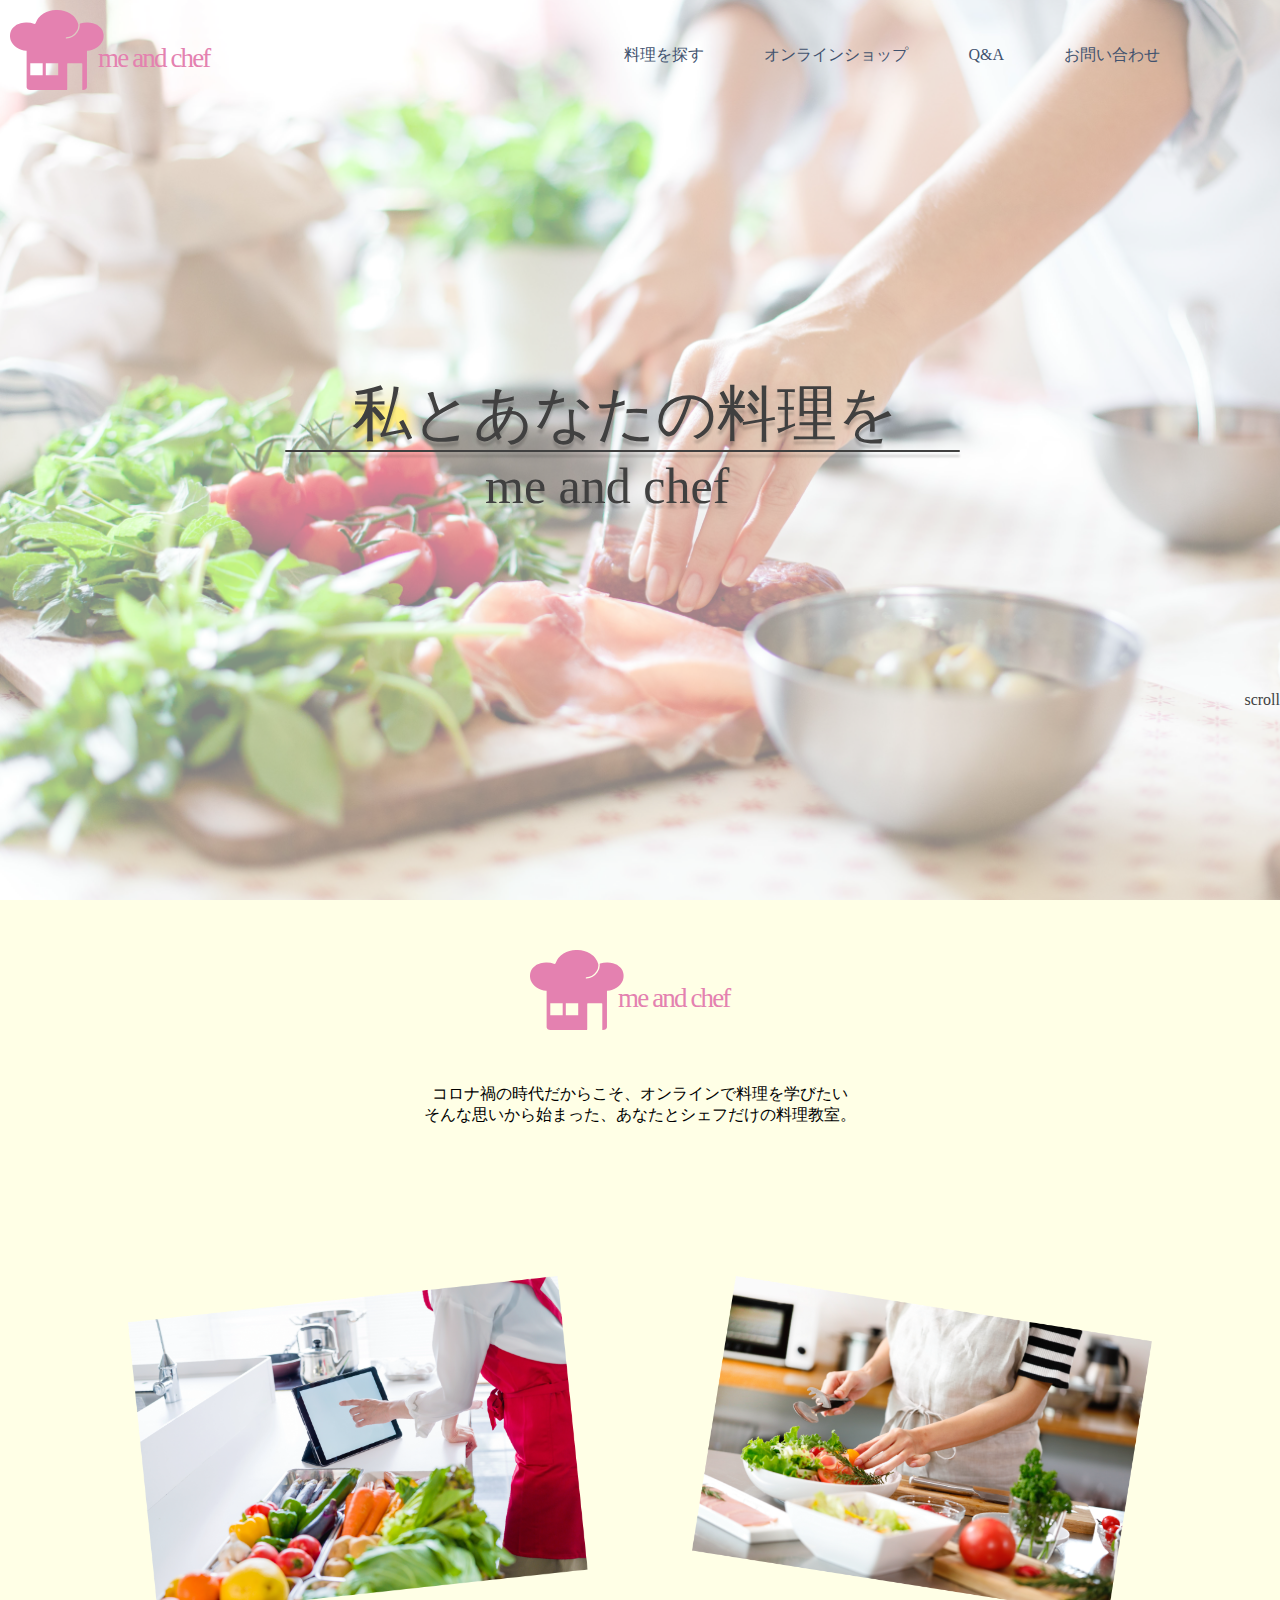
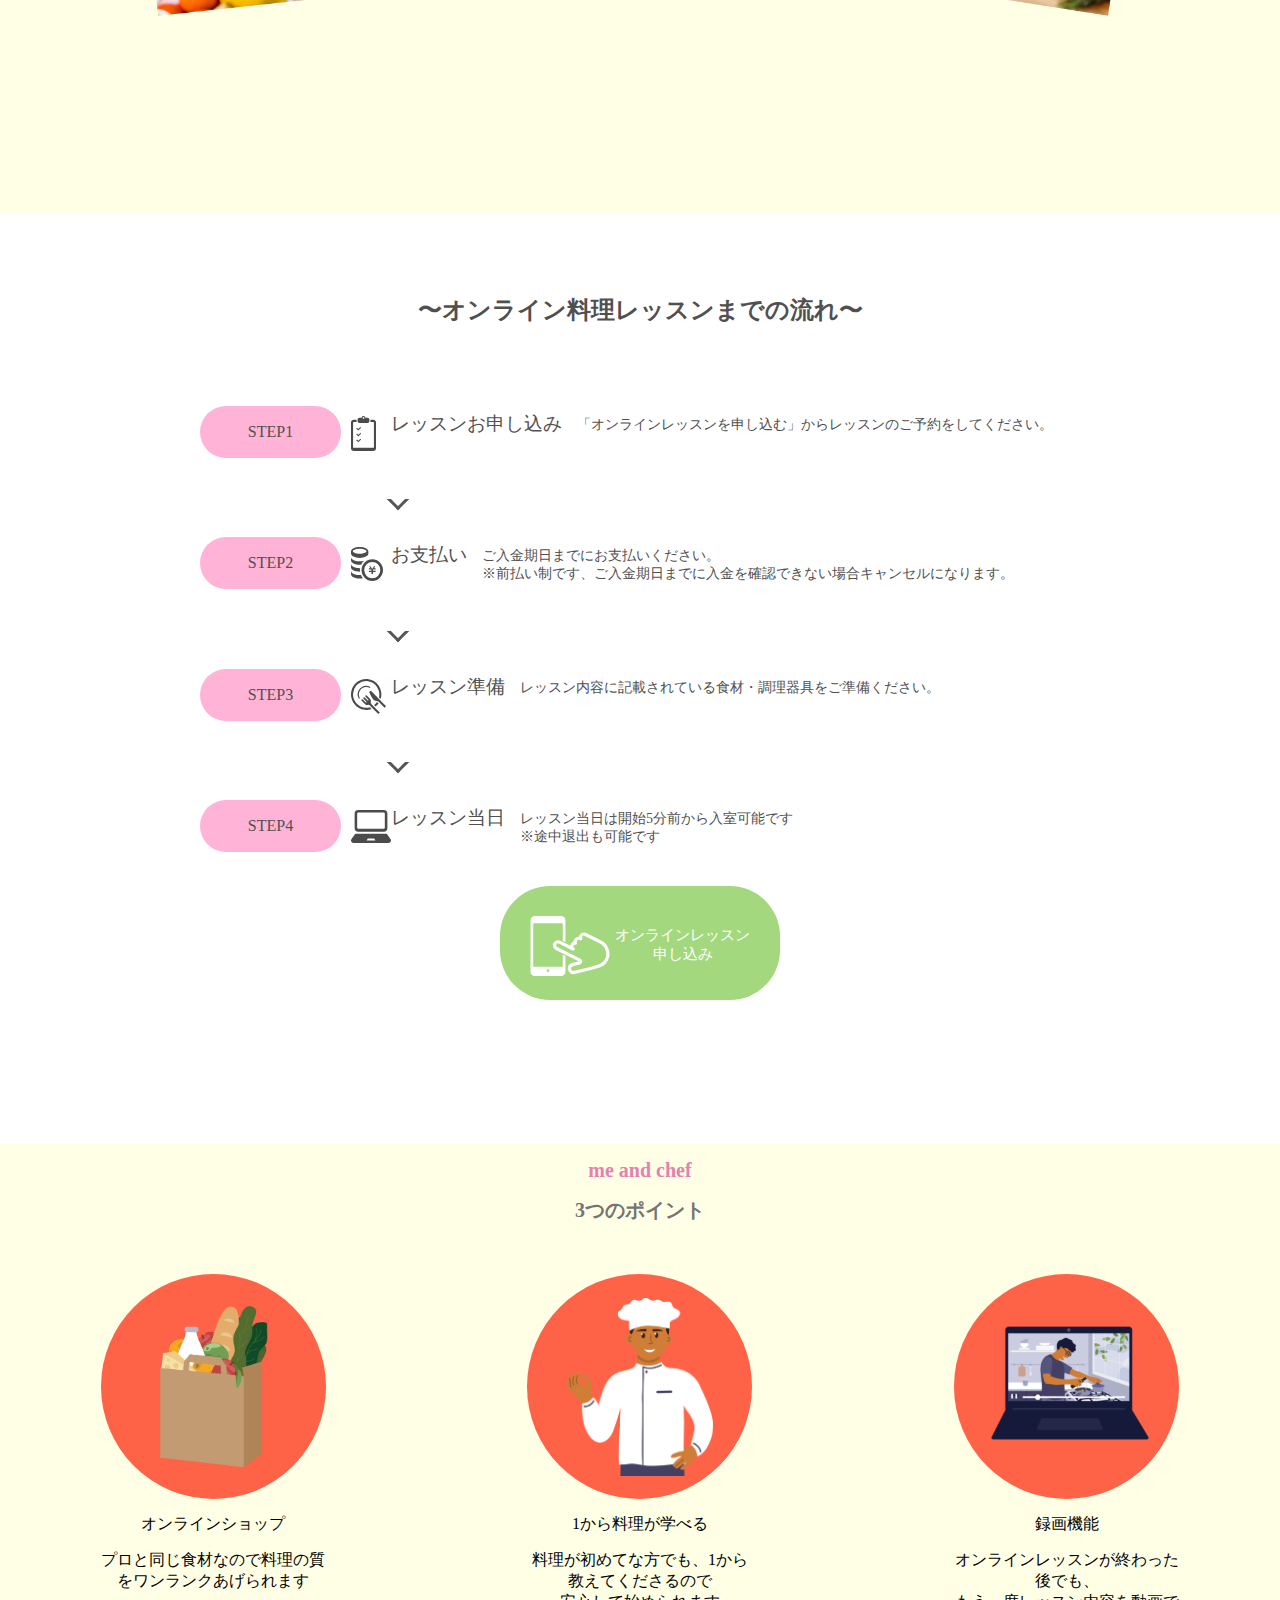
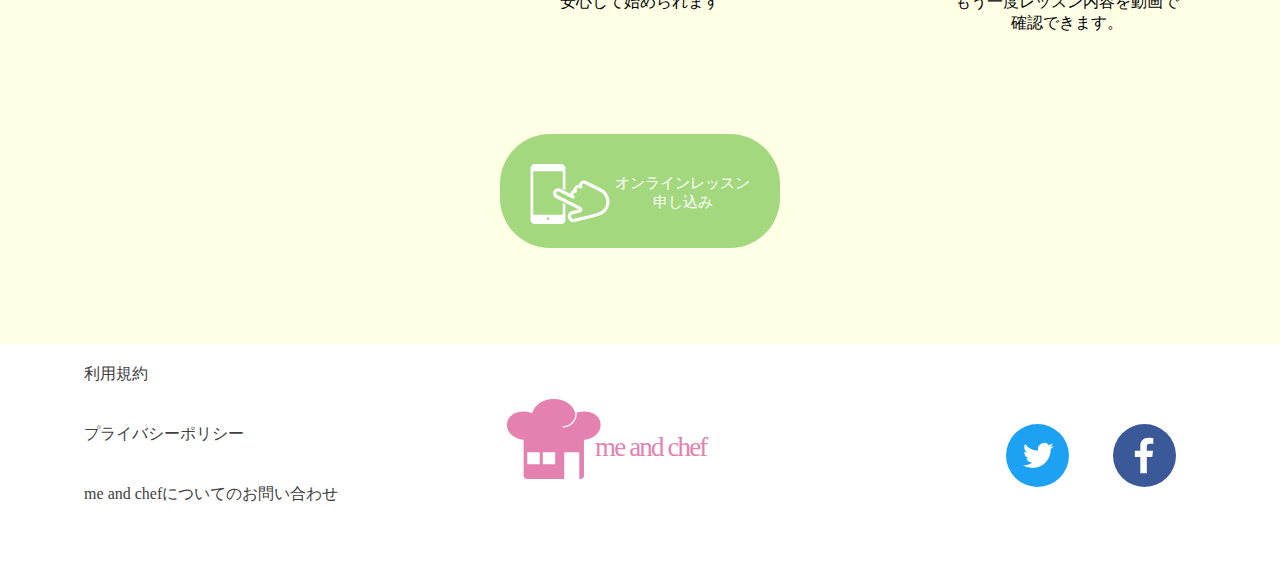
<file: index.html>
<!DOCTYPE html>
<html lang="ja">
<head>
  <meta charset="UTF-8">
  <meta name="viewport" content="width=device-width, initial-scale=1.0">
  <title>me and chef</title>
  <link rel="stylesheet" href="index.css">
  <link rel="stylesheet" href="">
</head>
<body>
  <header>
    <h1><a href="index.html"><img src="img/logo.svg" alt="ロゴ"></a></h1>
    <nav>
      <ul>
        <li>
          <a href="cooking.html">料理を探す</a>
        </li>
        <li>
          <a href="online.html">オンラインショップ</a>
        </li>
        <li>
          <a href="#">Q&A</a>
        </li>
        <li>
          <a href="#">お問い合わせ</a>
        </li>
      </ul>
    </nav>
  </header>

  <main>
    <div class="top">
      <div class="top__Img">
        <div class="top__Txt">
          <h2>
            <img src="img/Text.svg" alt=" me and chef">
            <img src="img/line.svg" alt=" me and chef">
            <img src="img/me and chef.svg" alt=" me and chef">
            <!-- <h2>私とあなたの料理を<br> me and chef</h2> -->
          </h2>
        </div>

        <div class="top__scroll">
          <p>scroll</p>
        </div>
      </div>
    </div>

    <div class="about">
      <div class="about__Txt">
        <img src="img/logo.svg" alt="ロゴ">
        <p>コロナ禍の時代だからこそ、オンラインで料理を学びたい<br>
          そんな思いから始まった、あなたとシェフだけの料理教室。
        </p>
      </div>
      <div class="about__Img">
        <img class="one" src="img/AdobeStock_2.png" alt="料理をしながらレシピを見ている">
        <img  class="two" src="img/AdobeStock_3.png" alt="サラダを盛り付けている女性">
      </div>
    </div>

    <div class="stepWrap">
      <h2>〜オンライン料理レッスンまでの流れ〜</h2>
    <div class="step_group">
      <div class="step">
        <div class="step__round">STEP1</div>
        <div class="step__icon"><img src="img/icon1.svg" alt="アンケート用紙のバインダー"></div>
        <div class="step__Tlt">レッスンお申し込み</div>
        <div class="step__Txt"><p>「オンラインレッスンを申し込む」からレッスンのご予約をしてください。</p></div>
        
      </div>
      <div class="next"></div>
      
      <div class="step">
        <div class="step__round">STEP2</div>
        <div class="step__icon"><img src="img/icon2.svg" alt="コインが積まれている"></div>
        <div class="step__Tlt">お支払い</div>
        <div class="step__Txt">
          <p>ご入金期日までにお支払いください。<br>
            ※前払い制です、ご入金期日までに入金を確認できない場合キャンセルになります。 
          </p>
        </div>
        
      </div>
      <div class="next"></div>

      <div class="step">
        <div class="step__round">STEP3</div>
        <div class="step__icon"><img src="img/icon3.svg" alt="ナイフとフォークが乗っている丸い皿"></div>
        <div class="step__Tlt">レッスン準備</div>
        <div class="step__Txt"><p>レッスン内容に記載されている食材・調理器具をご準備ください。</p></div>

      </div>
      <div class="next"></div>

      <div class="step">
        <div class="step__round">STEP4</div>
        <div class="step__icon"><img src="img/icon4.svg" alt="ノートパソコン"></div>
        <div class="step__Tlt">レッスン当日</div>
        <div class="step__Txt"><p>レッスン当日は開始5分前から入室可能です<br>※途中退出も可能です</p></div>
      </div>
    </div>

      <!-- <div class="btn"> -->
        <a class="btn" href="login.html"><img src="img/btn1.svg" alt="フリックハンド付きのスマホアイコン"><p>オンラインレッスン<br>申し込み</p></a>
      <!-- </div> -->
    </div>
    
      <div class="pointWrap">

        <h2><span>me and chef</span><br>3つのポイント</h2>

        <div class="point">
          <!-- <div class="point__Table"> -->
            <div class="point__tab">
              <div class="point__tab__circle">
                <img src="img/AdobeStock_4.svg" alt="ふくろ">
              </div>
              <div class="point__tab__Tlt">オンラインショップ</div>
              <div class="point__tab__Txt">プロと同じ食材なので料理の質をワンランクあげられます<br></div>
            </div>

            <div class="point__tab">
              <div class="point__tab__circle">
                <img src="img/AdobeStock_5.svg" alt="シェフ">
              </div>
              <div class="point__tab__Tlt">1から料理が学べる</div>
              <div class="point__tab__Txt">料理が初めてな方でも、1から教えてくださるので<br>安心して始められます</div>
            </div>

            <div class="point__tab">
              <div class="point__tab__circle">
                <img src="img/AdobeStock_6.svg" alt="パソコン">
              </div>
                 
              <div class="point__tab__Tlt">録画機能</div>
              <div class="point__tab__Txt">オンラインレッスンが終わった後でも、<br>もう一度レッスン内容を動画で確認できます。</div>
            </div>
          <!-- </div> -->
        </div>
        <a class="btn" href="login.html"><img src="img/btn1.svg" alt="フリックハンド付きのスマホアイコン"><p>オンラインレッスン<br>申し込み</p></a>

      </div>
    </div>
      

    </div>


  </main>
  <footer>

  <div class="footer_group">
    <div class="information">
      <ul>
        <li><a href="#">利用規約</a></li>
        <li><a href="#">プライバシーポリシー</a></li>
        <li><a href="#">me and chefについてのお問い合わせ</a></li>
      </ul>
    </div>
    <div class="footer_logo"><img src="img/logo.svg" alt="ロゴ"></div>

    

    <div class="footer_sns">
      <img  src="img/twitter).svg" alt="ツイッター">
      <img src="img/FACEBOOK.svg" alt="フェイスブック">
    </div>
  </div>
  </footer>
</body>
</html>
</file>
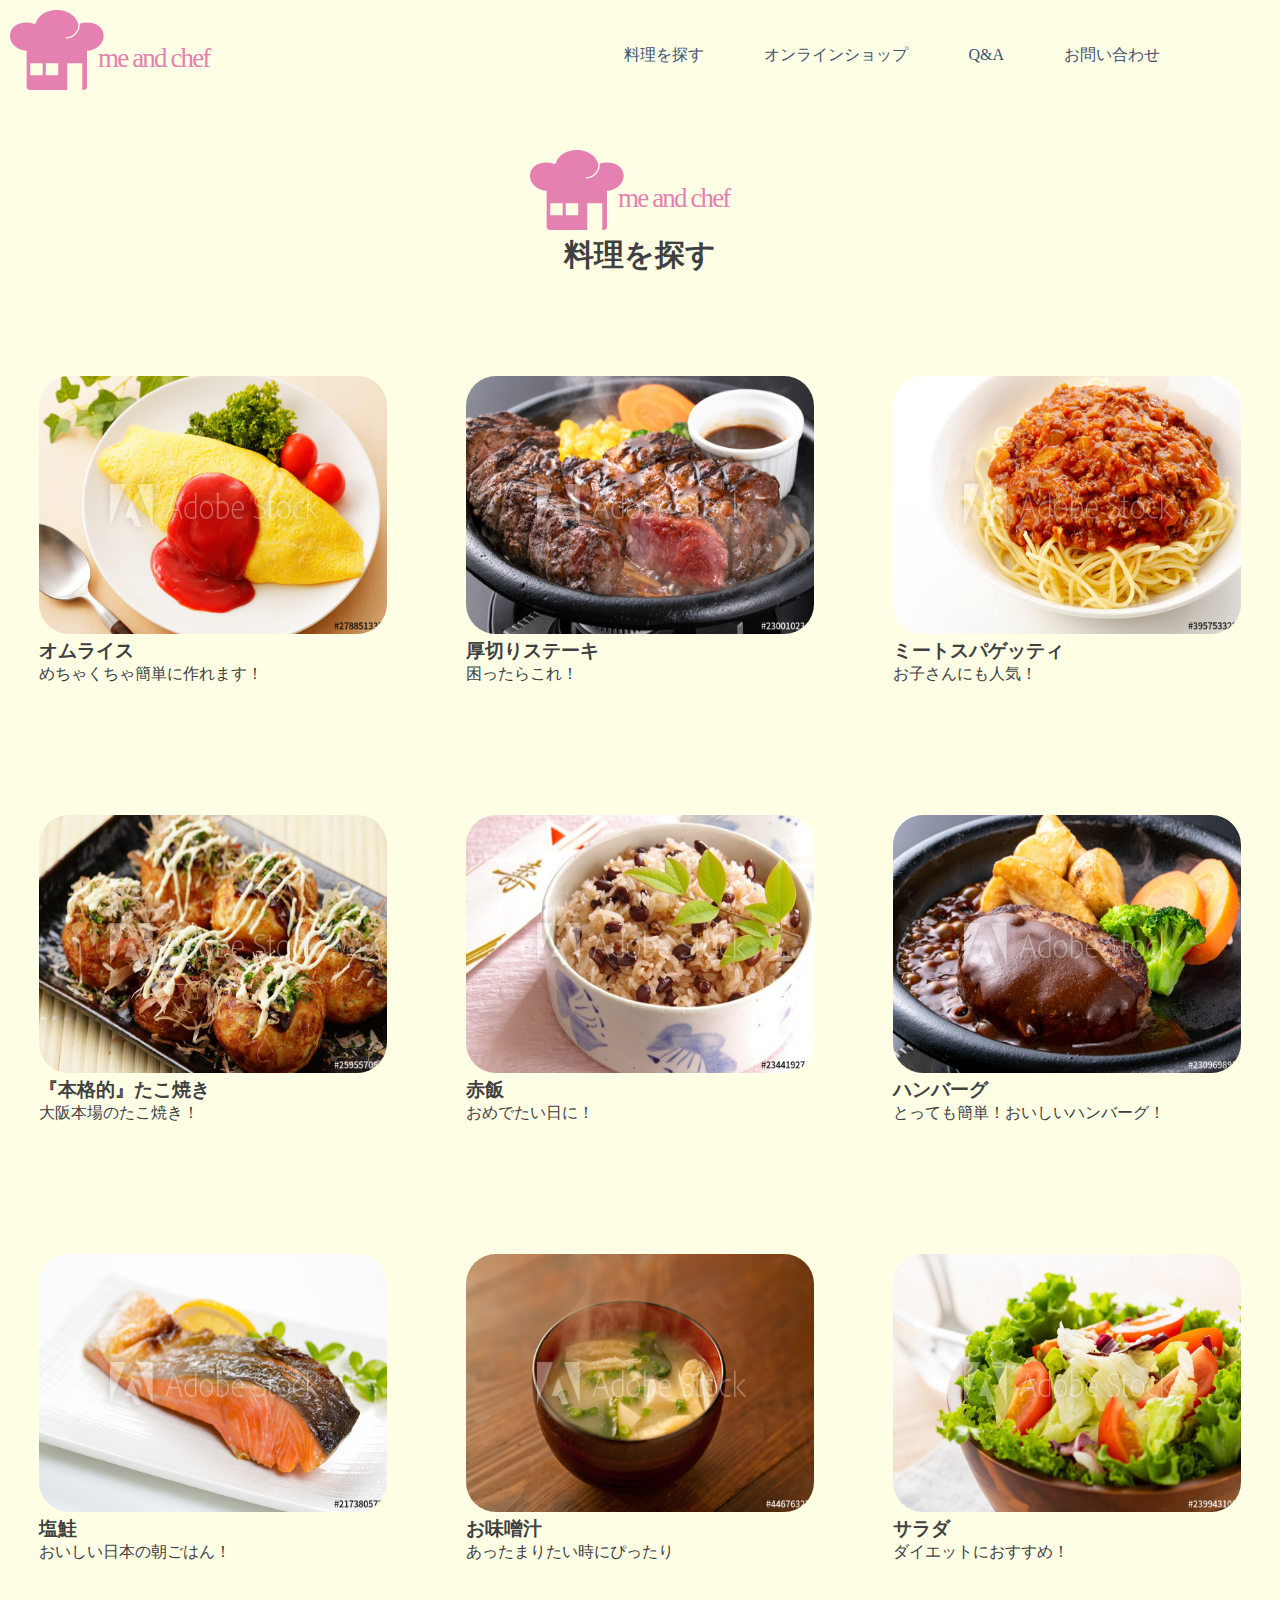
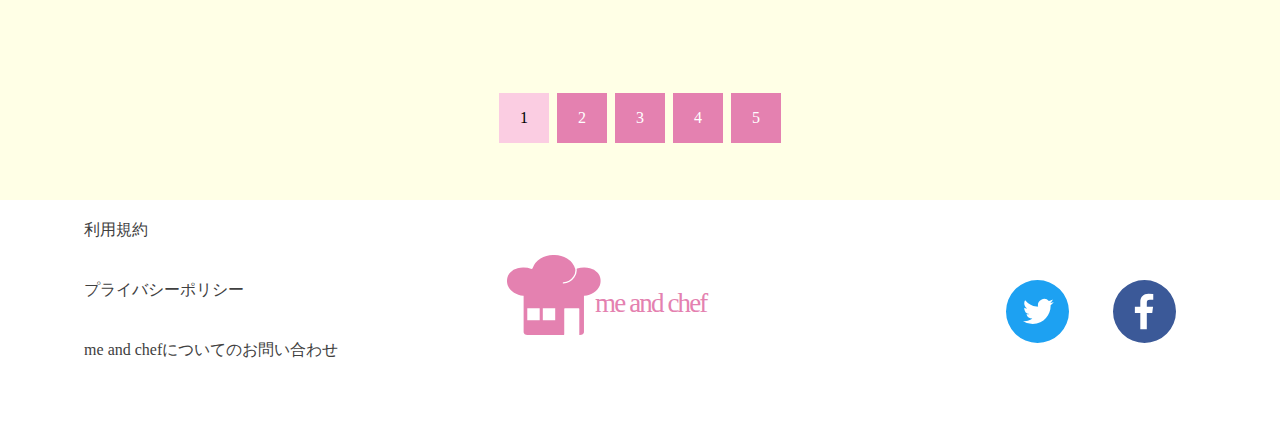
<file: cooking.html>
<!DOCTYPE html>
<html lang="ja">
<head>
    <meta charset="UTF-8">
    <meta name="viewport" content="width=device-width, initial-scale=1.0">
    <link rel="stylesheet" href="cooking.css">
    <title>me and chef料理を探す</title>
</head>
<body>
    <header>
        <h1><a href="index.html"><img src="img/logo.svg" alt="ロゴ"></a></h1>
        <nav>
          <ul>
            <li>
              <a href="cooking.html">料理を探す</a>
            </li>
            <li>
              <a href="online.html">オンラインショップ</a>
            </li>
            <li>
              <a href="#">Q&A</a>
            </li>
            <li>
              <a href="#">お問い合わせ</a>
            </li>
          </ul>
        </nav>
      </header>
      <main>
        <div class="cooking">

            <div class="Ttl">
                <img src="img/logo.svg" alt="ロゴ">
                <h2>料理を探す</h2>
            </div>

            <div class="cooking_group_head">
                <a href="#">
                    <div class="cooking_one">
                        <img src="img/omuraisu.jpg" alt="オムライス">
                        <h3>オムライス</h3>
                        <p>めちゃくちゃ簡単に作れます！</p>
                    </div>
                </a>
                <a href="#">
                    <div class="cooking_two">
                        <img src="img/sute-ki.jpg" alt="ステーキ">
                        <h3>厚切りステーキ</h3>
                        <p>困ったらこれ！</p>
                    </div>
                </a>
                <a href="#">
                    <div class="cooking_three">
                        <img src="img/mi-tosupa.jpg" alt="ミートスパゲッティ">
                        <h3>ミートスパゲッティ</h3>
                        <p>お子さんにも人気！</p>
                    </div>
                </a>
            </div> 
            <div class="cooking_group_center">

                <a href="#">
                    <div class="cooking_one">
                        <img src="img/takoyaki.jpg" alt="たこ焼き">
                        <h3>『本格的』たこ焼き</h3>
                        <p>大阪本場のたこ焼き！</p>
                    </div>
                </a>

                <a href="#">
                    <div class="cooking_two">
                        <img src="img/sekihan.jpg" alt="赤飯">
                        <h3>赤飯</h3>
                        <p>おめでたい日に！</p>
                    </div>
                </a>

                <a href="#">
                    <div class="cooking_three">
                        <img src="img/hanba-gu.jpg" alt="ハンバーグ">
                        <h3>ハンバーグ</h3>
                        <p>とっても簡単！おいしいハンバーグ！</p>
                    </div>
                </a>
            </div>

            <div class="cooking_group_foot">

                <a href="#">
                    <div class="cooking_one">
                        <img src="img/syake.jpg" alt="シャケ">
                        <h3>塩鮭</h3>
                        <p>おいしい日本の朝ごはん！ </p>
                    </div>
                </a>

                <a href="#">
                    <div class="cooking_two">
                        <img src="img/omisosiru.jpg" alt="お味噌汁">
                        <h3>お味噌汁</h3>
                        <p>あったまりたい時にぴったり</p>
                    </div>
                </a>

                <a href="#">
                    <div class="cooking_three">
                        <img src="img/sarada.jpg" alt="サラダ">
                        <h3>サラダ</h3>
                        <p>ダイエットにおすすめ！</p>
                    </div>
                </a>
            </div>
            <div class="pager">
                <ul class="pagination">
                    <!-- <li class="pre"><a href="#"><span>«</span></a></li> -->
                    <li><a href="#" class="active"><span>1</span></a></li>
                    <li><a href="#"><span>2</span></a></li>
                    <li><a href="#"><span>3</span></a></li>
                    <li><a href="#"><span>4</span></a></li>
                    <li><a href="#"><span>5</span></a></li>
                    <!-- <li class="next"><a href="#"><span>»</span></a></li> -->
                </ul>
            </div>
        </div>
        

    </main>
      <footer>

        <div class="footer_group">
          <div class="information">
            <ul>
              <li><a href="#">利用規約</a></li>
              <li><a href="#">プライバシーポリシー</a></li>
              <li><a href="#">me and chefについてのお問い合わせ</a></li>
            </ul>
          </div>
          <div class="footer_logo"><img src="img/logo.svg" alt="ロゴ"></div>
          <div class="footer_sns">
            <img  src="img/twitter).svg" alt="ツイッター">
            <img src="img/FACEBOOK.svg" alt="フェイスブック">
          </div>
        </div>
        </footer>
    
</body>
</html>
</file>
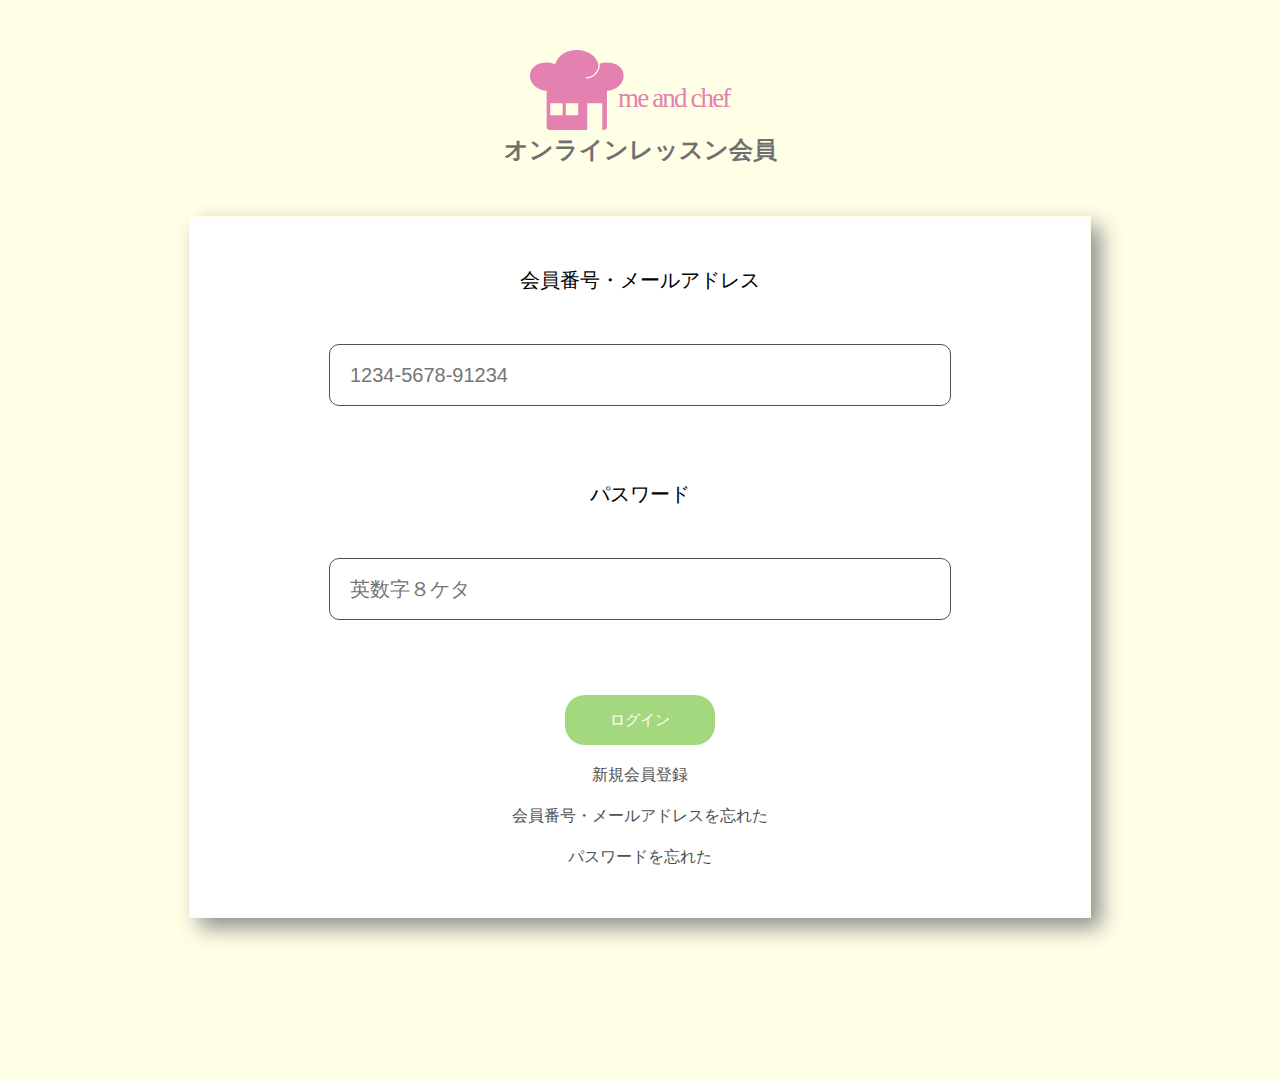
<file: login.html>
<!DOCTYPE html>
<html lang="ja">
<head>
    <meta charset="UTF-8">
    <meta name="viewport" content="width=device-width, initial-scale=1.0">
    <link rel="stylesheet" href="login.css">
    <title>me and chef ログインページ</title>
</head>
<body>
    <div class="all">
        <div class="Ttl"><img src="img/logo.svg" alt="ロゴ">
            <h2>オンラインレッスン会員</h2></div>
        <div id="form">
            <p>会員番号・メールアドレス</p>
            <p></p><input class="Mail" type="email" name="mail" size="20" name="name" placeholder="1234-5678-91234"> </p>
            <p>パスワード</p>
            <p ><input class="Pass" type="password" name="pass"placeholder="英数字８ケタ"></p>             
            <p><input class="Submit" type="submit" value="ログイン"></p>
            <div class="forgot_Link">
                <a href="#" class="New">新規会員登録</a>
                <a href="#" class="forgot">会員番号・メールアドレスを忘れた</a>
                <a href="#" class="forgotPass">パスワードを忘れた</a>
                
            </div>
        </div>
        
    </div> 
    

    
</body>
</html>
</file>
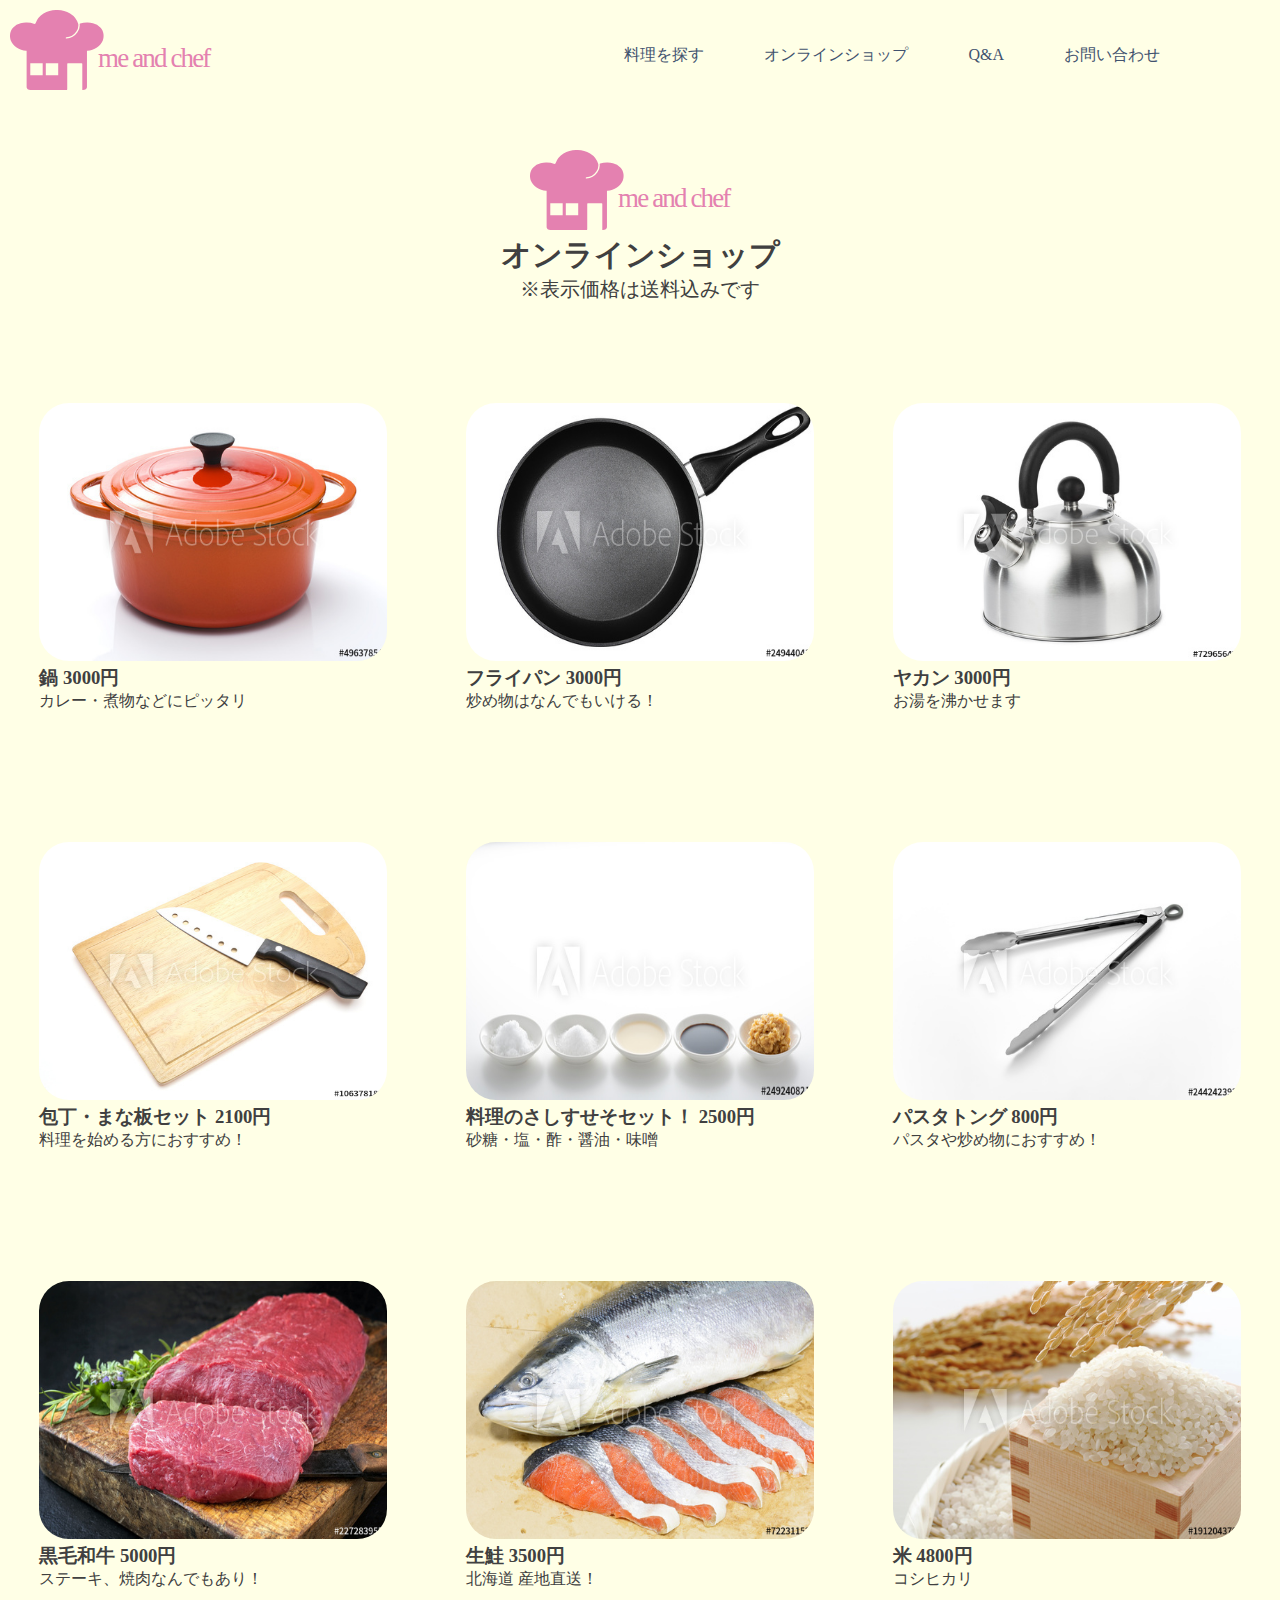
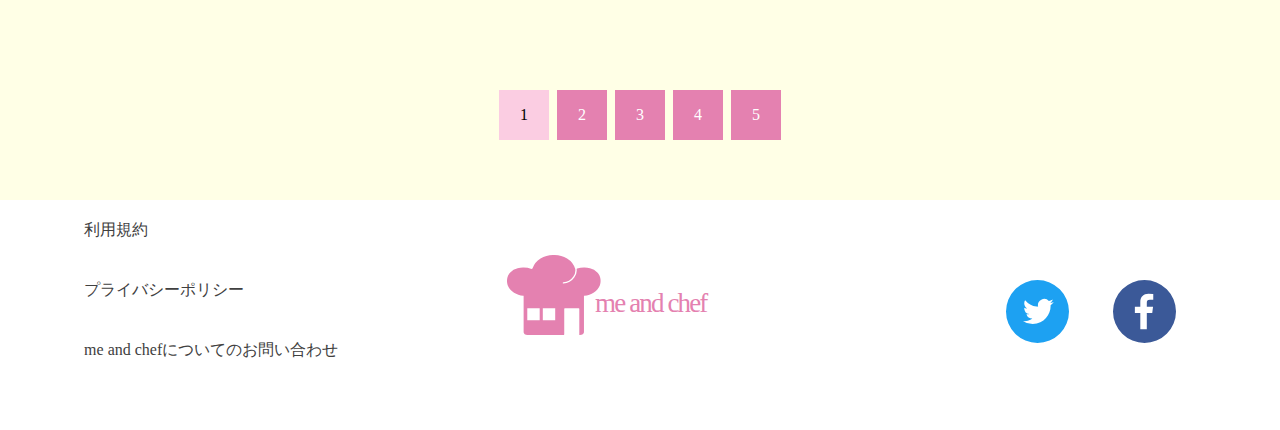
<file: online.html>
<!DOCTYPE html>
<html lang="ja">
<head>
    <meta charset="UTF-8">
    <meta name="viewport" content="width=device-width, initial-scale=1.0">
    <link rel="stylesheet" href="online.css">
    <title>me and chefオンラインショップ</title>
</head>
<body>
    <header>
        <h1><a href="index.html"><img src="img/logo.svg" alt="ロゴ"></a></h1>
        <nav>
          <ul>
            <li>
              <a href="cooking.html">料理を探す</a>
            </li>
            <li>
              <a href="online.html">オンラインショップ</a>
            </li>
            <li>
              <a href="#">Q&A</a>
            </li>
            <li>
              <a href="#">お問い合わせ</a>
            </li>
          </ul>
        </nav>
      </header>
      <main>
        <div class="cooking">

            <div class="Ttl">
                <img src="img/logo.svg" alt="ロゴ">
                <h2>オンラインショップ</h2>
                <p>※表示価格は送料込みです</p>

            </div>

            <div class="cooking_group_head">
                <a href="#">
                    <div class="cooking_one">
                        <img src="img/nabe.jpg" alt="鍋">
                        <h3>鍋 3000円</h3>
                        <p>カレー・煮物などにピッタリ</p>
                    </div>
                </a>
                <a href="#">
                    <div class="cooking_two">
                        <img src="img/huraipan.jpg" alt="フライパン">
                        <h3>フライパン 3000円</h3>
                        <p>炒め物はなんでもいける！</p>
                    </div>
                </a>
                <a href="#">
                    <div class="cooking_three">
                        <img src="img/yakan.jpg" alt="ヤカン">
                        <h3>ヤカン 3000円</h3>
                        <p>お湯を沸かせます</p>
                    </div>
                </a>
            </div> 
            <div class="cooking_group_center">

                <a href="#">
                    <div class="cooking_one">
                        <img src="img/houtyou.jpg" alt="包丁＆まな板">
                        <h3>包丁・まな板セット 2100円</h3>
                        <p>料理を始める方におすすめ！</p>
                    </div>
                </a>

                <a href="#">
                    <div class="cooking_two">
                        <img src="img/tyoumiryou.jpg" alt="調味料">
                        <h3>料理のさしすせそセット！ 2500円</h3>
                        <p>砂糖・塩・酢・醤油・味噌</p>
                    </div>
                </a>

                <a href="#">
                    <div class="cooking_three">
                        <img src="img/tongu.jpg" alt="トング">
                        <h3>パスタトング 800円</h3>
                        <p>パスタや炒め物におすすめ！</p>
                    </div>
                </a>
            </div>

            <div class="cooking_group_foot">

                <a href="#">
                    <div class="cooking_one">
                        <img src="img/niku.jpg" alt="ステーキ用肉">
                        <h3>黒毛和牛 5000円</h3>
                        <p>ステーキ、焼肉なんでもあり！</p>
                    </div>
                </a>

                <a href="#">
                    <div class="cooking_two">
                        <img src="img/namasyake.jpg" alt="生シャケ">
                        <h3>生鮭 3500円</h3>
                        <p>北海道 産地直送！</p>
                    </div>
                </a>

                <a href="#">
                    <div class="cooking_three">
                        <img src="img/kome.jpg" alt="米">
                        <h3>米 4800円</h3>
                        <p>コシヒカリ</p>
                    </div>
                </a>
                

            </div>
            <div class="pager">
                <ul class="pagination">
                    <!-- <li class="pre"><a href="#"><span>«</span></a></li> -->
                    <li><a href="#" class="active"><span>1</span></a></li>
                    <li><a href="#"><span>2</span></a></li>
                    <li><a href="#"><span>3</span></a></li>
                    <li><a href="#"><span>4</span></a></li>
                    <li><a href="#"><span>5</span></a></li>
                    <!-- <li class="next"><a href="#"><span>»</span></a></li> -->
                </ul>
            </div>

            
        </div>

      </main>
      <footer>

        <div class="footer_group">
          <div class="information">
            <ul>
              <li><a href="#">利用規約</a></li>
              <li><a href="#">プライバシーポリシー</a></li>
              <li><a href="#">me and chefについてのお問い合わせ</a></li>
            </ul>
          </div>
          <div class="footer_logo"><img src="img/logo.svg" alt="ロゴ"></div>
          <div class="footer_sns">
            <img  src="img/twitter).svg" alt="ツイッター">
            <img src="img/FACEBOOK.svg" alt="フェイスブック">
          </div>
        </div>
        </footer>
    
</body>
</html>
</file>
<file: index.css>
* {
  margin: 0;
  padding: 0;
  text-decoration: none;
}

header {
  height: 110px;
  width: 100%;
  display: -webkit-box;
  display: -ms-flexbox;
  display: flex;
  -webkit-box-pack: justify;
      -ms-flex-pack: justify;
          justify-content: space-between;
  /* background-color: #707070; */
  position: relative;
  position: absolute;
}

header img {
  margin: 10px;
}

header ul {
  display: -webkit-box;
  display: -ms-flexbox;
  display: flex;
  -webkit-box-pack: end;
      -ms-flex-pack: end;
          justify-content: flex-end;
  margin-right: 60px;
  line-height: 110px;
}

header li {
  list-style: none;
}

header a {
  color: #41526e;
  margin-right: 60px;
}

header ul li a:hover {
  border-bottom: solid 1.5px #505050;
}

main .top__Img {
  background-image: url(img/skeleton.png), url(img/AdobeStock_1.png);
  height: 100vh;
  background-repeat: no-repeat;
  background-size: cover;
  display: -webkit-box;
  display: -ms-flexbox;
  display: flex;
  -webkit-box-align: center;
      -ms-flex-align: center;
          align-items: center;
}

main .top__Txt {
  margin: 0 auto;
  text-align: center;
  left: 50%;
  top: 50%;
}

main .top__Txt h2 {
  height: 100%;
  text-align: center;
  margin: 0 auto;
  display: -webkit-box;
  display: -ms-flexbox;
  display: flex;
  justify-self: center;
  -webkit-box-orient: vertical;
  -webkit-box-direction: normal;
      -ms-flex-direction: column;
          flex-direction: column;
}

main .top__Txt h2 img {
  margin: 0 auto;
}

main .top__scroll {
  text-align: center;
  margin-top: 500px;
  color: #404040;
}

main .about {
  height: 914px;
  width: 100%;
  background-color: #ffffe6;
}

main .about__Txt {
  text-align: center;
}

main .about__Txt img {
  margin: 50px;
}

main .about__Img {
  text-align: center;
}

main .about__Img img {
  height: 340px;
  width: 460px;
  margin: 50px;
  margin-top: 150px;
}

main .stepWrap {
  height: 800px;
  width: 100%;
  background-color: #ffff;
}

main .stepWrap h2 {
  margin: 80px 0px;
}

main .stepWrap {
  margin: 0 auto;
  text-align: center;
  color: #505050;
}

main .step {
  display: -webkit-box;
  display: -ms-flexbox;
  display: flex;
  margin-left: 280px;
  margin-bottom: 30px;
  width: 880px;
  margin: 30px auto;
}

main .step__group {
  margin: 0 auto;
}

main .step__round {
  height: 52px;
  width: 141px;
  border-radius: 50px;
  background-color: #ffb4d7;
  line-height: 52px;
}

main .step__icon {
  height: 35px;
  width: 25px;
  margin: 10px;
}

main .step__Tlt {
  font-size: 19px;
  margin: 5px;
}

main .step__Txt {
  font-size: 14px;
  text-align: start;
  margin: 10px;
}

main .next {
  width: 10px;
  height: 10px;
  border: 3px solid;
  border-color: transparent transparent #565656 #565656;
  -webkit-transform: rotate(-45deg);
          transform: rotate(-45deg);
  margin-left: 30.5%;
  margin-bottom: 25px;
}

main .btn {
  height: 114px;
  width: 280px;
  background-color: #a4d87f;
  text-decoration: none;
  border-radius: 50px;
  display: block;
  display: -webkit-box;
  display: -ms-flexbox;
  display: flex;
  margin: 0 auto;
  font-size: 14.5px;
}

main .btn p {
  margin-top: 40px;
  margin-left: 5px;
  color: white;
}

main .btn img {
  height: 60px;
  width: 80px;
  margin-top: 30px;
  margin-left: 30px;
}

main .pointWrap {
  text-align: center;
  height: 800px;
  width: 100%;
  background-color: #ffffe6;
}

main .pointWrap h2 {
  margin: 50px 0px 50px 0px;
  font-size: 20px;
  color: #747474;
}

main .pointWrap span {
  color: #e481b0;
  margin: 15px;
  display: inline-block;
}

main .point {
  display: -webkit-box;
  display: -ms-flexbox;
  display: flex;
  -ms-flex-pack: distribute;
      justify-content: space-around;
  margin-bottom: 100px;
}

main .point__tab {
  display: -webkit-box;
  display: -ms-flexbox;
  display: flex;
  -webkit-box-orient: vertical;
  -webkit-box-direction: normal;
      -ms-flex-direction: column;
          flex-direction: column;
  -webkit-box-align: center;
      -ms-flex-align: center;
          align-items: center;
  width: 225px;
}

main .point__tab__circle {
  height: 225px;
  width: 225px;
  border-radius: 50%;
  background-color: tomato;
  display: -webkit-box;
  display: -ms-flexbox;
  display: flex;
  -webkit-box-pack: center;
      -ms-flex-pack: center;
          justify-content: center;
  -webkit-box-align: center;
      -ms-flex-align: center;
          align-items: center;
}

main .point__tab__Tlt {
  display: inline;
  margin: 15px;
}

.footer_group {
  height: 200px;
  width: 100%;
  background-color: #fff;
  display: -webkit-box;
  display: -ms-flexbox;
  display: flex;
  -ms-flex-pack: distribute;
      justify-content: space-around;
}

.information ul {
  line-height: 60px;
}

.information li {
  text-decoration: none;
  list-style: none;
}

.information a {
  color: #404040;
}

.footer_logo {
  line-height: 200px;
  margin: 30px 90px 0px 0px;
}

.footer_sns img {
  margin: 20px;
  margin-top: 80px;
}
/*# sourceMappingURL=index.css.map */
</file>
<file: cooking.css>
* {
  margin: 0;
  padding: 0;
  text-decoration: none;
}

header {
  height: 110px;
  width: 100%;
  display: -webkit-box;
  display: -ms-flexbox;
  display: flex;
  -webkit-box-pack: justify;
  -ms-flex-pack: justify;
  justify-content: space-between;
  /* background-color: #707070; */
  position: relative;
  position: absolute;
}

header img {
  margin: 10px;
}

header ul {
  display: -webkit-box;
  display: -ms-flexbox;
  display: flex;
  -webkit-box-pack: end;
  -ms-flex-pack: end;
  justify-content: flex-end;
  margin-right: 60px;
  line-height: 110px;
}

header li {
  list-style: none;
}

header a {
  color: #41526e;
  margin-right: 60px;
}
header ul li a:hover {
  border-bottom: solid 1.5px #505050;
  font-size: 18px;
}

.cooking {
  height: 1800px;
  width: 100%;
  background-color: #ffffe6;
}

.Ttl {
  text-align: center;
  padding-top: 50px;
  padding-bottom: 50px;
  padding-top: 150px;
  font-size: 20px;
  color: #404040;
}

.cooking_group_head {
  display: flex;
  justify-content: space-around;
  margin-bottom: 130px;
  margin-top: 50px;
}

.cooking_group_head img {
  height: 258px;
  width: 348px;
  border-radius: 30px;
}

.cooking_group_head a {
  color: #404040;
}

.cooking_group_center {
  display: flex;
  justify-content: space-around;
  margin-bottom: 130px;
}

.cooking_group_center img {
  height: 258px;
  width: 348px;
  border-radius: 30px;
}

.cooking_group_center a {
  color: #404040;
}

.cooking_group_foot {
  display: flex;
  justify-content: space-around;
  margin-bottom: 130px;
}

.cooking_group_foot img {
  height: 258px;
  width: 348px;
  border-radius: 30px;
}

.cooking_group_foot a {
  color: #404040;
}

.pager ul.pagination {
  text-align: center;
  margin: 0;
  padding: 0;
}

.pager .pagination li {
  display: inline;
  margin: 0 2px;
  padding: 0;
  display: inline-block;
  background: #e481b0;
  width: 50px;
  height: 50px;
  text-align: center;
  position: relative;
}

.pager .pagination li a {
  vertical-align: middle;
  position: absolute;
  top: 0;
  left: 0;
  width: 100%;
  height: 100%;
  text-align: center;
  display: table;
  color: #fff;
  text-decoration: none;
}

.pager .pagination li a span {
  display: table-cell;
  vertical-align: middle;
}

.pager .pagination li a:hover,
.pager .pagination li a.active {
  color: #000;
  background: #fbcde2;
}

@media only screen and (max-width: 767px) {
  .pager .pagination li {
    display: none;
  }

  .pager .pagination li.pre,
  .pager .pagination li.next {
    display: inline-block;
    width: 40%;
    height: 50px;
    text-align: center;
  }

  .pager .pagination li.pre a,
  .pager .pagination li.next a {
    width: 100%;
    text-align: center;
  }

  .pager .pagination li.pre span::after {
    content: "前の10件へ";
  }

  .pager .pagination li.next span::before {
    content: "次の10件へ";
  }
}

/* ホバー */
.cooking_group_head a:hover {
  box-shadow: 10px 0px 10px #d8d8d8;
  border-radius: 30px 30px 30px 0px;
}

.cooking_group_center a:hover {
  box-shadow: 10px 0px 10px #d8d8d8;
  border-radius: 30px 30px 30px 0px;
}

.cooking_group_foot a:hover {
  box-shadow: 10px 0px 10px #d8d8d8;
  border-radius: 30px 30px 30px 0px;
}

.footer_group {
  height: 200px;
  width: 100%;
  background-color: #fff;
  display: -webkit-box;
  display: -ms-flexbox;
  display: flex;
  -ms-flex-pack: distribute;
  justify-content: space-around;
}

.information ul {
  line-height: 60px;
}

.information li {
  text-decoration: none;
  list-style: none;
}

.information a {
  color: #404040;
}

.footer_logo {
  line-height: 200px;
  margin: 30px 90px 0px 0px;
}

.footer_sns img {
  margin: 20px;
  margin-top: 80px;
}
</file>
<file: login.css>
* {
  margin: 0;
  padding: 0;
}

.all {
  height: 1080px;
  width: 100%;
  background-color: #ffffe6;
}
.Ttl {
  text-align: center;
  padding-top: 50px;
  padding-bottom: 50px;
}
h2 {
  color: #707070;
}

#form {
  height: 700px;
  width: 900px;
  text-align: center;
  border: solid 1px #ffffe6;
  box-shadow: 10px 10px 20px #909090;
  /* border-radius: 20px; */
  margin: 0 auto;
  background-color: #fff;
  /* margin: 50px; */
}

#form p {
  /* justify-content: start; */
  margin-top: 50px;
  font-size: 20px;
  /* display: inline-block; */
}

.Mail,
.Pass {
  font-size: 20px;
  /* padding: 10px; */
  height: 60px;
  width: 600px;
  border-radius: 10px;
  border: #505050 1px solid;
  /* margin: 25px; */
  margin-bottom: 25px;
  padding-left: 20px;
  color: #505050;
}
.Submit {
  height: 50px;
  width: 150px;
  font-size: 15px;
  background-color: #a4d87f;
  border-radius: 20px;
  border: none;
  color: #fff;
}

.Submit:hover {
  background-color: #7bd03e;
}

.forgot_Link a {
  margin-top: 20px;
  display: block;
  text-decoration: none;
  color: #505050;

  /* align-self: start; */
}
.forgot_Link :hover {
  color: #3264fb;
}
</file>
<file: online.css>
* {
  margin: 0;
  padding: 0;
  text-decoration: none;
}

header {
  height: 110px;
  width: 100%;
  display: -webkit-box;
  display: -ms-flexbox;
  display: flex;
  -webkit-box-pack: justify;
  -ms-flex-pack: justify;
  justify-content: space-between;
  /* background-color: #707070; */
  position: relative;
  position: absolute;
}

header img {
  margin: 10px;
}

header ul {
  display: -webkit-box;
  display: -ms-flexbox;
  display: flex;
  -webkit-box-pack: end;
  -ms-flex-pack: end;
  justify-content: flex-end;
  margin-right: 60px;
  line-height: 110px;
}

header li {
  list-style: none;
}

header a {
  color: #41526e;
  margin-right: 60px;
}

header ul li a:hover {
  border-bottom: solid 1.5px #505050;
  font-size: 18px;
}

.cooking {
  height: 1800px;
  width: 100%;
  background-color: #ffffe6;
}

.Ttl {
  text-align: center;
  padding-top: 50px;
  padding-bottom: 50px;
  padding-top: 150px;
  font-size: 20px;
  color: #404040;
}

.cooking_group_head {
  display: flex;
  justify-content: space-around;
  margin-bottom: 130px;
  margin-top: 50px;
}

.cooking_group_head img {
  height: 258px;
  width: 348px;
  border-radius: 30px;
}

.cooking_group_head a {
  color: #404040;
}

.cooking_group_center {
  display: flex;
  justify-content: space-around;
  margin-bottom: 130px;
}

.cooking_group_center img {
  height: 258px;
  width: 348px;
  border-radius: 30px;
}

.cooking_group_center a {
  color: #404040;
}

.cooking_group_foot {
  display: flex;
  justify-content: space-around;
  margin-bottom: 100px;
}

.cooking_group_foot img {
  height: 258px;
  width: 348px;
  border-radius: 30px;
}

.cooking_group_foot a {
  color: #404040;
}

.pager ul.pagination {
  text-align: center;
  margin: 0;
  /* margin-bottom: 30px; */
  padding: 0;
}

.pager .pagination li {
  display: inline;
  margin: 0 2px;
  padding: 0;
  display: inline-block;
  background: #e481b0;
  width: 50px;
  height: 50px;
  text-align: center;
  position: relative;
}

.pager .pagination li a {
  vertical-align: middle;
  position: absolute;
  top: 0;
  left: 0;
  width: 100%;
  height: 100%;
  text-align: center;
  display: table;
  color: #fff;
  text-decoration: none;
}

.pager .pagination li a span {
  display: table-cell;
  vertical-align: middle;
}

.pager .pagination li a:hover,
.pager .pagination li a.active {
  color: #000;
  background: #fbcde2;
}

@media only screen and (max-width: 767px) {
  .pager .pagination li {
    display: none;
  }

  .pager .pagination li.pre,
  .pager .pagination li.next {
    display: inline-block;
    width: 40%;
    height: 50px;
    text-align: center;
  }

  .pager .pagination li.pre a,
  .pager .pagination li.next a {
    width: 100%;
    text-align: center;
  }
}

/* ホバー */
.cooking_group_head a:hover {
  box-shadow: 10px 0px 10px #d8d8d8;
  border-radius: 30px 30px 30px 0px;
}

.cooking_group_center a:hover {
  box-shadow: 10px 0px 10px #d8d8d8;
  border-radius: 30px 30px 30px 0px;
}

.cooking_group_foot a:hover {
  box-shadow: 10px 0px 10px #d8d8d8;
  border-radius: 30px 30px 30px 0px;
}

.footer_group {
  height: 200px;
  width: 100%;
  background-color: #fff;
  display: -webkit-box;
  display: -ms-flexbox;
  display: flex;
  -ms-flex-pack: distribute;
  justify-content: space-around;
}

.information ul {
  line-height: 60px;
}

.information li {
  text-decoration: none;
  list-style: none;
}

.information a {
  color: #404040;
}

.footer_logo {
  line-height: 200px;
  margin: 30px 90px 0px 0px;
}

.footer_sns img {
  margin: 20px;
  margin-top: 80px;
}
</file>
